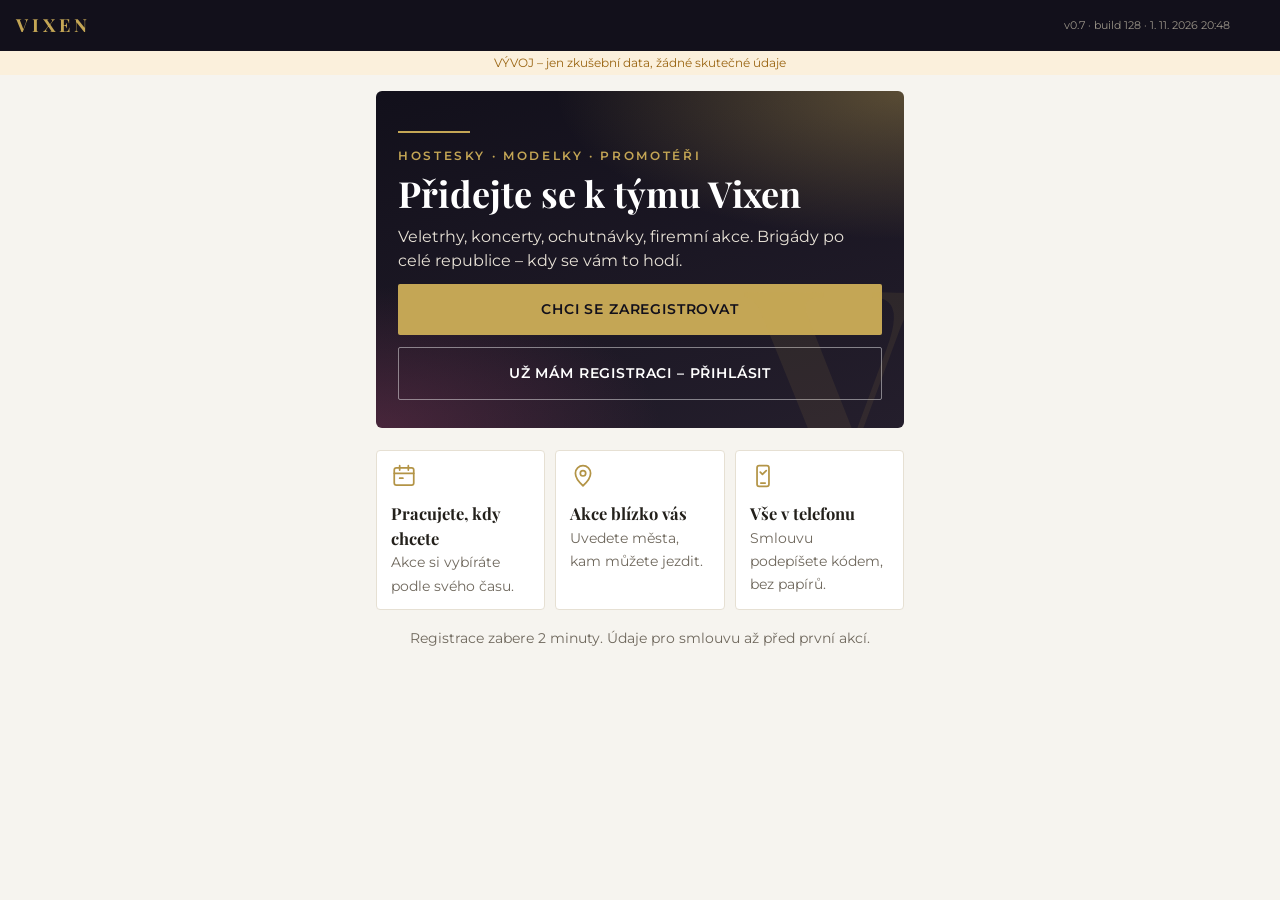
<file: index.html>
<!doctype html>
<html lang="cs">
<head>
<meta charset="utf-8">
<meta name="viewport" content="width=device-width,initial-scale=1,viewport-fit=cover">
<meta name="theme-color" content="#12101b">
<link rel="manifest" href="manifest.webmanifest">
<link rel="icon" type="image/png" sizes="32x32" href="ikony/favicon-32.png">
<link rel="apple-touch-icon" href="ikony/apple-touch-icon.png">
<meta name="apple-mobile-web-app-capable" content="yes">
<meta name="mobile-web-app-capable" content="yes">
<meta name="apple-mobile-web-app-title" content="Vixen">
<meta name="apple-mobile-web-app-status-bar-style" content="black-translucent">
<meta name="robots" content="noindex, nofollow">
<title>Vixen – hostesky</title>
<link rel="stylesheet" href="styles.css?v=128">
</head>
<body class="verejna">
<header class="hlava"><div class="top"><b>VIXEN</b><span id="kdo"></span><button id="odhlasit" class="hidden">Odhlásit</button></div>
<nav class="kroky hidden" id="tabs" aria-label="Kroky">
  <button data-v="prehled"><i>⌂</i><span>Přehled</span></button><button data-v="nabidky"><i>✉</i><span>Nabídky</span></button><button data-v="profil"><i>3</i><span>Profil</span></button><button data-v="nastup"><i>4</i><span>Údaje</span></button><button data-v="dokumenty"><i>5</i><span>Smlouva</span></button>
</nav></header>
<div class="env" id="env"></div>
<main id="app"><p class="mute">Načítám…</p></main>

<script src="vendor/supabase.js?v=128"></script>
<script src="config.js?v=128"></script>
<script src="verze.js?v=128"></script>
<script src="kontroly.js?v=128"></script>
<script src="app.js?v=128"></script>
</body>
</html>
</file>
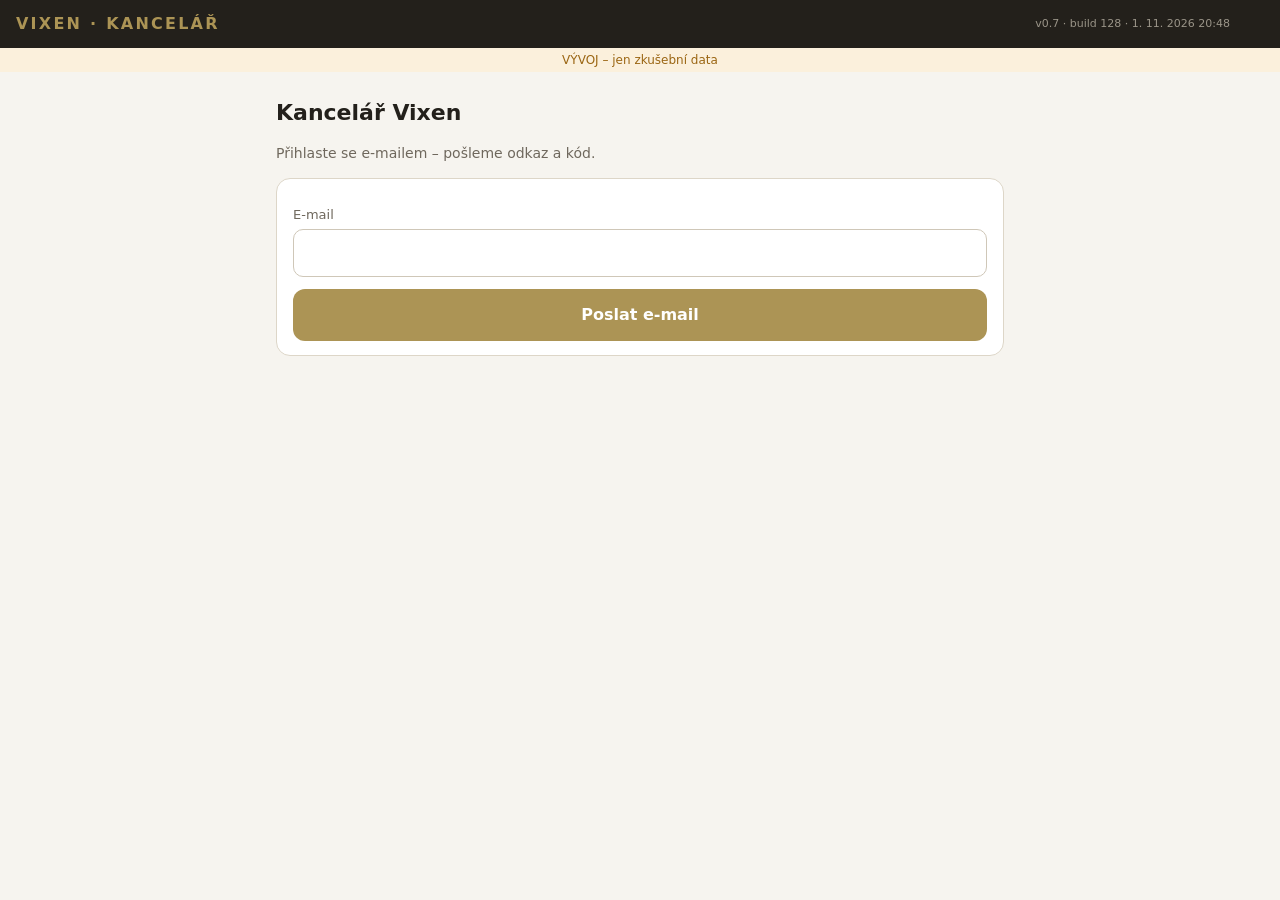
<file: kancelar.html>
<!doctype html>
<html lang="cs">
<head>
<meta charset="utf-8">
<meta name="viewport" content="width=device-width,initial-scale=1,viewport-fit=cover">
<meta name="theme-color" content="#23201b">
<meta name="robots" content="noindex, nofollow">
<title>Vixen – kancelář</title>
<link rel="stylesheet" href="styles.css?v=128">
<style>
main{max-width:760px}
.tik{display:flex;justify-content:space-between;gap:10px;align-items:center;border:1px solid var(--line);border-radius:10px;padding:10px 12px;margin:8px 0;background:#fff;cursor:pointer}
.tik small{display:block;color:var(--mute)}.tik.natahu{border-left:5px solid var(--bad);background:#fffaf3}
.zpr{border-left:3px solid var(--line);padding:6px 10px;margin:8px 0;background:#fff;border-radius:0 8px 8px 0}
.zpr.tbdb{border-left-color:var(--gold)}
.zpr small{color:var(--mute)}
.typy label{font-size:14px}
.pozn{font-size:12.5px;color:var(--mute)}
.dikt{display:flex;align-items:center;gap:10px;flex-wrap:wrap;margin-top:6px}
.mic{border:1px solid var(--gold);background:#fff;color:var(--gold-d);border-radius:20px;padding:7px 14px;font:inherit;font-size:14px;cursor:pointer}
.mic.nahrava{background:var(--bad);border-color:var(--bad);color:#fff;animation:puls 1.2s infinite}
@keyframes puls{50%{opacity:.7}}
.knav{display:flex;gap:6px;margin:0 0 14px;border-bottom:1px solid var(--line)}
.knav button{border:0;background:none;font:inherit;font-weight:600;padding:10px 12px;color:var(--mute);border-bottom:3px solid transparent;cursor:pointer}
.knav button.on{color:var(--ink);border-bottom-color:var(--gold)}
.pocet{display:inline-block;min-width:20px;padding:0 6px;border-radius:10px;background:var(--bad);color:#fff;font-size:12px;text-align:center}
.prihl-hl{display:flex;justify-content:space-between;align-items:center;gap:8px;font-size:17px}
.prihl dl{display:grid;grid-template-columns:auto 1fr;gap:4px 12px;margin:10px 0;font-size:14.5px}
.prihl dt{color:var(--mute)}.prihl dd{margin:0}
.akce{display:flex;gap:8px;flex-wrap:wrap}.akce .btn{width:auto;flex:1 1 140px}
.no{color:var(--bad);font-weight:600}
.filtr{margin-bottom:6px}

body.siroka main{max-width:1440px}
.btn.mini{display:inline-block;width:auto;padding:6px 12px;font-size:13.5px;margin:0;font-weight:600;border-radius:9px;text-decoration:none}
.lide-hlava{display:flex;align-items:center;gap:12px;flex-wrap:wrap;margin-bottom:10px}.lide-hlava h1{margin:0}
.lide-hlava input[type=search]{flex:1 1 280px;max-width:460px;padding:9px 12px;border:1px solid var(--line);border-radius:10px;font:inherit}
#filtry-prepni{display:none}
.lide{display:grid;grid-template-columns:270px 1fr;gap:16px;align-items:start}
.filtry{background:#fff;border:1px solid var(--line);border-radius:12px;padding:12px 14px;position:sticky;top:60px;max-height:calc(100vh - 80px);overflow:auto;font-size:14px}
.filtry h3{font-size:12px;text-transform:uppercase;letter-spacing:.06em;color:var(--mute);margin:14px 0 6px}.filtry h3:first-child{margin-top:0}
.filtry select,.filtry input:not([type=checkbox]){width:100%;padding:6px 8px;border:1px solid var(--line);border-radius:8px;font:inherit;font-size:14px;margin:4px 0}
.filtry .od-do{display:flex;align-items:center;gap:6px;margin:6px 0}.filtry .od-do input{width:72px!important}
.filtry .chk{display:inline-flex;margin-right:12px;font-size:14px}
.chips.mini{gap:4px}.chips.mini label{font-size:12.5px;padding:3px 9px}
.tri{display:flex;justify-content:space-between;align-items:center;gap:8px;margin:4px 0}.tri select{width:auto!important}
.vysledky{min-width:0}
.posuv-horni{overflow-x:auto;overflow-y:hidden;height:16px;margin-bottom:4px}.posuv-horni>div{height:1px}
.tab-obal{overflow-x:auto;background:#fff;border:1px solid var(--line);border-radius:12px}
.lide-tab{width:100%;border-collapse:collapse;font-size:14px}
.lide-tab th{text-align:left;font-size:12px;color:var(--mute);font-weight:600;padding:9px 8px;border-bottom:1px solid var(--line);white-space:nowrap;background:#faf7f1;position:sticky;top:0}
.lide-tab th.raz{cursor:pointer}.lide-tab th.raz.on{color:var(--ink)}
.lide-tab td{padding:8px;border-bottom:1px solid #f0ebe1;vertical-align:top}
.lide-tab td small{display:block;color:var(--mute);font-size:12px}
.lide-tab tbody tr{cursor:pointer}.lide-tab tbody tr:hover{background:#fbf8f2}.lide-tab tr.vybran{background:var(--gold-s)}
.lide-tab .tel{color:var(--ink);white-space:nowrap}
.zn{display:inline-flex;width:22px;height:22px;border-radius:6px;align-items:center;justify-content:center;font-size:11.5px;font-weight:700;background:#eee8dc;color:#a59c8b;margin-right:3px}
.zn.ok{background:var(--ok);color:#fff}
.lide-tab td.podklady,.lide-tab td.nw{white-space:nowrap}
.strany{display:flex;gap:10px;align-items:center;justify-content:center;margin:12px 0}
.hromadne{display:flex;flex-wrap:wrap;gap:8px;align-items:center;background:var(--ink);color:#fff;border-radius:12px;padding:10px 12px;margin-bottom:10px;position:sticky;top:56px;z-index:4}
.hromadne .btn.o{background:#fff}.hromadne select{padding:6px;border-radius:8px;font:inherit;font-size:13.5px}.hromadne .mute{color:#ddd}
.potvrd-h{flex-basis:100%;display:flex;gap:8px;align-items:center;flex-wrap:wrap}.potvrd-h .msg{margin:0}
.detail{position:fixed;top:0;right:0;bottom:0;width:min(520px,100vw);background:var(--bg);box-shadow:-10px 0 30px rgba(0,0,0,.18);z-index:20;overflow:auto;padding:16px 18px 40px}
.det-hl{display:flex;justify-content:space-between;align-items:flex-start;gap:10px}.det-hl h2{margin:0 0 4px}
.zavrit{border:0;background:#fff;border-radius:50%;width:36px;height:36px;font-size:17px;cursor:pointer;box-shadow:0 1px 4px rgba(0,0,0,.1)}
.det-akce{display:flex;gap:8px;flex-wrap:wrap;margin:12px 0}
.detail section{background:#fff;border:1px solid var(--line);border-radius:12px;padding:10px 14px;margin:10px 0}
.detail h3{font-size:13px;text-transform:uppercase;letter-spacing:.06em;color:var(--mute);margin:2px 0 8px}.detail h4{margin:12px 0 6px;font-size:14px}
.detail dl{display:grid;grid-template-columns:auto 1fr;gap:4px 12px;margin:0;font-size:14.5px}.detail dt{color:var(--mute)}.detail dd{margin:0}
.dok-r{display:flex;justify-content:space-between;gap:8px;align-items:center;border-top:1px solid #f0ebe1;padding:6px 0}.dok-r small{display:block;color:var(--mute);font-size:12px}
.reg-hlava{display:flex;align-items:center;gap:14px;flex-wrap:wrap;margin-bottom:12px}.reg-hlava h1{margin:0}
.reg-taby{display:flex;gap:6px;flex-wrap:wrap}.reg-taby button{border:1px solid var(--line);background:#fff;border-radius:99px;padding:7px 14px;font:inherit;font-size:14px;cursor:pointer;color:var(--ink)}
.reg-taby button b{background:#eee8dc;border-radius:99px;padding:0 7px;margin-left:4px;font-size:12px}.reg-taby button.on{background:var(--ink);color:#fff;border-color:var(--ink)}.reg-taby button.on b{background:var(--gold);color:#fff}
#reg-hledat{margin-left:auto;flex:0 1 260px;padding:8px 12px;border:1px solid var(--line);border-radius:10px;font:inherit}
.reg-obal{display:grid;grid-template-columns:minmax(0,1fr) minmax(340px,460px);gap:16px;align-items:start}
.reg-detail{position:sticky;top:70px;max-height:calc(100vh - 86px);overflow:auto}.reg-detail .prihl{margin:0}
.reg-tab tbody tr.on{background:var(--gold-s);box-shadow:inset 3px 0 0 var(--gold)}
.reg-tab td{vertical-align:middle}
.ceka{display:inline-block;border-radius:99px;padding:2px 9px;font-size:12.5px;font-weight:600}.ceka.ok{background:#e3f1e6;color:#2c6b3a}.ceka.wa{background:#fbecd2;color:#8a5a10}.ceka.no{background:#f8dcdc;color:#9b2c2c}

.chk.mini{margin:0;font-size:13px}.chk.mini input{width:16px;height:16px}
@media(max-width:900px){.reg-obal{grid-template-columns:1fr}.reg-detail{position:static;max-height:none}#reg-hledat{margin-left:0;flex:1 1 100%}}
#upr-f .fld .chk{display:inline-flex;margin:6px 14px 6px 0}
.upr-kraj{border:1px solid var(--line);border-radius:10px;padding:6px 10px;margin:6px 0;background:#fff}.upr-kraj summary{cursor:pointer;font-weight:600}
#upr-f .upr-kraj .chk{width:calc(50% - 16px);margin:4px 14px 4px 0}
.duvod{max-width:100%}
.hist{margin:0;padding-left:18px;font-size:13.5px;color:var(--ink)}
@media(max-width:900px){.lide{grid-template-columns:1fr}.filtry{display:none;position:static;max-height:none}.filtry.otevreno{display:block}#filtry-prepni{display:inline-block}}

/* boční menu (podle návrhu obrazovek) */
body.ma-side main{max-width:none;margin-left:210px;padding-left:24px;padding-right:24px}
.kside{position:fixed;left:0;top:54px;bottom:0;width:210px;background:#23201b;display:flex;flex-direction:column;gap:2px;padding:14px 10px;border:0;z-index:5;overflow:auto}
.kside button{text-align:left;color:#d8cfbd;border:0;border-radius:9px;padding:10px 12px;font:inherit;font-weight:600;background:none;cursor:pointer;display:flex;align-items:center;gap:8px;flex-wrap:wrap}
.kside button:hover:not([disabled]){background:#34302a;color:#fff}
.kside button.on{background:var(--gold);color:#fff}
.kside button[disabled]{color:#7d7568;cursor:default;font-weight:500}
.kside button small{flex-basis:100%;font-size:11px;font-weight:400;color:#7d7568;margin-top:-2px}
.kside .pocet{margin-left:auto}
/* nástěnka */
.tiles{display:grid;grid-template-columns:repeat(auto-fill,minmax(190px,1fr));gap:12px;margin:14px 0 26px}
.tile{border:0;border-radius:14px;padding:16px;text-align:left;font:inherit;font-size:14.5px;background:#fff;border-left:6px solid #c9c0ad;cursor:pointer;box-shadow:0 1px 3px rgba(0,0,0,.06)}
.tile .n{font-size:34px;font-weight:800;line-height:1.1;margin-bottom:2px}
.tile.y{border-left-color:#e0a32a}.tile.y .n{color:#9a6512}.tile.r{border-left-color:var(--bad)}.tile.r .n{color:var(--bad)}.tile.g{border-left-color:var(--ok)}.tile.g .n{color:var(--ok)}
.tile.seda{cursor:default;color:var(--mute)}.tile small{display:block;font-size:11.5px}
.tile:hover:not(.seda){box-shadow:0 3px 10px rgba(0,0,0,.12)}
/* tabulka Lidé – filtry ve sloupcích, fotky, semafor */
.shrnuti{font-size:13px;color:var(--ink);background:var(--gold-s);border-radius:99px;padding:3px 10px}
.filtry-radek td{background:#faf7f1;padding:6px 6px 8px;border-bottom:2px solid var(--line);vertical-align:top}
.filtry-radek input,.filtry-radek select{width:100%;min-width:70px;padding:5px 6px;border:1px solid var(--line);border-radius:7px;font:inherit;font-size:12.5px;background:#fff}
.filtry-radek .od-do{display:flex;gap:4px;min-width:96px}.filtry-radek .od-do input{min-width:0;width:50%;padding:5px 4px}
.filtry-radek input[type=checkbox]{width:auto;min-width:0}
.filtry-radek .mini-sel{min-width:62px}
details.vf{position:relative;margin-top:4px}
details.vf summary{list-style:none;cursor:pointer;font-size:12px;padding:5px 7px;border:1px solid var(--line);border-radius:7px;background:#fff;white-space:nowrap;overflow:hidden;text-overflow:ellipsis;max-width:150px}
details.vf summary::after{content:' ▾';color:var(--mute)}details.vf.aktivni summary{background:var(--gold-s);border-color:var(--gold);font-weight:600}
details.vf summary::-webkit-details-marker{display:none}
.vf-panel{position:absolute;z-index:15;top:calc(100% + 4px);left:0;background:#fff;border:1px solid var(--line);border-radius:10px;box-shadow:0 8px 24px rgba(0,0,0,.15);padding:10px 12px;min-width:200px;max-height:340px;overflow:auto;font-size:13.5px;font-weight:400}
.vf-panel b{display:block;font-size:11.5px;text-transform:uppercase;letter-spacing:.05em;color:var(--mute);margin:4px 0 6px}
.vf-panel label{display:flex;gap:8px;align-items:center;justify-content:flex-start;text-align:left;padding:3px 0;cursor:pointer;white-space:nowrap}
.vf-panel select{width:100%;margin-top:4px}
.lide-tab td.prazdno{text-align:center;color:var(--mute);padding:30px}
.foto{display:inline-flex;width:40px;height:52px;border-radius:8px;overflow:hidden;background:#eee8dc;align-items:center;justify-content:center;font-weight:700;color:#a59c8b;font-size:13px;vertical-align:middle}
.foto img{width:100%;height:100%;object-fit:cover}
.foto.bez{border:1px dashed #cfc5b2}
.foto.velka{width:96px;height:124px;font-size:22px}
.foto-velka{position:fixed;z-index:30;width:260px;height:340px;border-radius:14px;overflow:hidden;box-shadow:0 12px 34px rgba(0,0,0,.3);background:#fff;pointer-events:none;border:4px solid #fff}
.foto-velka img{width:100%;height:100%;object-fit:cover}
.tecka{display:inline-block;width:20px;height:20px;border-radius:50%;background:#d8d1c3;font-size:0;vertical-align:middle}.tecka.ok{background:var(--ok)}.tecka.wa{background:#e0a32a}.tecka.no{background:var(--bad)}
.pozn .tecka{width:13px;height:13px;vertical-align:middle;margin:0 3px 0 6px;position:relative;top:-1px}
.t-r{background:var(--bad);color:#fff}.dok-akce{display:flex;gap:10px;align-items:center;flex-wrap:wrap;margin-top:4px}.dok-r{flex-wrap:wrap}.dok-r>span:first-child{flex:1;min-width:0}.dok-r>.m3{flex-basis:100%}.dok-r>.m3:empty{display:none}.podpis-v .chk{display:flex;gap:8px;align-items:flex-start;margin:10px 0}.podpis-v{margin-top:8px;border:2px solid var(--gold,#a8862f);border-radius:10px;padding:10px;background:#fffdf8}.podpis-v .doc{max-height:260px}
.lide-tab td.semf{text-align:center;vertical-align:middle}
.det-fotky{display:flex;gap:8px;align-items:center;margin:12px 0;overflow-x:auto}.det-fotky img{width:120px;height:156px;object-fit:cover;border-radius:10px;background:#eee8dc}
/* úprava člověka: města */
.upr-mesta{display:flex;flex-wrap:wrap;gap:4px;margin:6px 0}#upr-mesto{width:100%;padding:8px 10px;border:1px solid var(--line);border-radius:10px;font:inherit}
.upr-rychle{display:flex;flex-wrap:wrap;gap:4px;align-items:center;margin-top:8px}.upr-rychle .btn.mini{padding:3px 8px;font-size:12px}.upr-rychle .btn.on{background:var(--gold-s);border-color:var(--gold)}
/* upozornění */
.zvonek{font-size:12px;cursor:help}#det-push b.ok{color:var(--ok)}
/* den akce */
.ak-nab tr.ak-pozde td{background:#fff1f1}.ak-nab td b.ok{color:var(--ok)}.ak-nab td b.no{color:var(--bad);display:block}.ak-nab td .btn.mini{margin-top:3px}
.ak-den.chybi{border-left-color:var(--bad);background:#fff5f5}
/* zprávy k akci */
.ak-zpravy{max-width:1100px}.ak-zpravy h2{margin:0 0 6px;font-size:18px}
.azp-seznam{max-height:480px;overflow:auto;margin:8px 0}
.azp{border:1px solid var(--line);border-left:5px solid var(--gold);border-radius:10px;padding:8px 12px;margin:6px 0;background:#fff;max-width:760px}
.azp.od-hostesky{border-left-color:#2f6f8f;margin-left:40px;background:#f4f8fb}.azp.nova{box-shadow:0 0 0 2px var(--bad)}
.azp.dulezita{border-left-color:var(--bad);background:#fff5f5}.azp p{margin:4px 0;white-space:pre-wrap}.azp-hl{font-size:13.5px;display:flex;gap:8px;align-items:center;flex-wrap:wrap}.azp-hl small{color:var(--mute)}
.azp-vykr{background:var(--bad);color:#fff;border-radius:99px;padding:1px 9px;font-weight:700;font-size:12px}
.azp-f textarea{width:100%;box-sizing:border-box;padding:8px 10px;border:1px solid var(--line);border-radius:10px;font:inherit;margin:6px 0}
.azp-radek{display:flex;gap:8px 18px;flex-wrap:wrap;align-items:center}.azp-radek select{padding:6px 8px;border:1px solid var(--line);border-radius:8px;font:inherit;margin-left:6px}.azp-radek .chk{margin:0}
/* kdo co nastavil */
.kdo{display:block;font-size:11.5px;color:var(--mute);font-weight:400;line-height:1.3;margin-top:2px}.prihl-hl+.kdo{margin:-4px 0 6px}dd .kdo{display:inline}.ak-kdo{margin:-4px 0 10px}
/* filtr měst a dopravy v Lidé */
.f-mesta{min-width:150px}#mesta-f{display:flex;flex-wrap:wrap;gap:3px;margin-bottom:3px}
.chip-m{display:inline-flex;align-items:center;gap:2px;background:var(--gold-s);border:1px solid var(--gold);border-radius:99px;padding:1px 4px 1px 8px;font-size:12px;font-weight:600;white-space:nowrap}
.chip-m button{border:0;background:none;cursor:pointer;font-size:11px;color:var(--mute);padding:0 3px}
.f-doprava{display:flex;gap:8px;margin-top:4px;font-size:12px;white-space:nowrap}.f-doprava label{display:flex;gap:3px;align-items:center;cursor:pointer}
.ak-vyber .chk.mini{display:inline-flex;margin:4px 14px 0 0}
/* dialog Poslat zprávu */
.zp-panel{display:block!important;background:#fff;color:var(--ink);border:2px solid var(--gold);border-radius:12px;padding:12px 14px;margin-top:8px;max-width:1000px}
.zp-hl{display:flex;justify-content:space-between;align-items:center;gap:8px}
.zp-druh,.zp-kanaly{display:flex;flex-wrap:wrap;gap:6px 16px;margin:8px 0;align-items:center}.zp-druh label,.zp-kanaly label{display:flex;gap:5px;align-items:center;cursor:pointer;font-weight:600}.zp-kanaly small{color:var(--mute);font-weight:400}
.zp-texty{display:grid;grid-template-columns:repeat(auto-fit,minmax(280px,1fr));gap:10px}
.zp-kanal{border:1px solid var(--line);border-radius:10px;padding:8px 10px;margin:0}.zp-kanal legend{font-weight:700;padding:0 4px}.zp-kanal label{display:block;font-size:12.5px;color:var(--mute);margin-top:4px}
.zp-kanal input,.zp-kanal textarea{width:100%;box-sizing:border-box;padding:6px 8px;border:1px solid var(--line);border-radius:8px;font:inherit;font-size:13.5px;color:var(--ink)}
.zp-nahled{white-space:pre-wrap;background:#f7f4ee;border-radius:8px;padding:6px 8px;margin-top:6px;font-size:13px}.zp-nahled small{display:block;color:var(--mute)}
.zp-vynech{margin:6px 0}
/* akce */
.ak-hlava{display:flex;align-items:center;gap:12px;flex-wrap:wrap;margin-bottom:10px}.ak-hlava h1{margin:0}
.ak-sbal-tl{margin-left:auto;display:flex;gap:6px}
section.sbal>h2{cursor:pointer;user-select:none}section.sbal>h2::before{content:'▾';display:inline-block;width:1.1em;color:var(--mute)}
section.sbal.sbaleno>h2::before{content:'▸'}section.sbal.sbaleno>h2{margin-bottom:0!important}section.sbal.sbaleno>:not(h2){display:none!important}
.ak-form{max-width:900px}.ak-form .card h2{margin:0 0 10px;font-size:18px}.ak-form h3{font-size:12.5px;text-transform:uppercase;letter-spacing:.06em;color:var(--mute);margin:14px 0 4px}
.ak-2,.ak-3{display:grid;grid-template-columns:repeat(2,minmax(0,1fr));gap:0 14px}.ak-3{grid-template-columns:repeat(3,minmax(0,1fr))}
.ak-kontakt{border-top:1px solid #f0ebe1;padding-top:8px;margin-top:8px}
.ak-mapa{display:block;font-size:13.5px;margin:-6px 0 10px}
.ak-foto img{max-width:220px;max-height:220px;border-radius:10px;display:block;margin:6px 0;object-fit:cover}
.ak-tlacitka{max-width:900px}.ak-dalsi{max-width:900px}.ak-dalsi h2{margin:0 0 10px;font-size:18px}
.ak-krok{margin-top:10px;display:flex;flex-direction:column;gap:6px;max-width:420px}.ak-krok input{padding:8px;border:1px solid var(--line);border-radius:8px;font:inherit}
.ak-tab tr.ak-dnes{background:#fff7e6}.ak-tab tr.ak-stara td{color:var(--mute)}
.ak-rychle{display:flex;gap:3px;margin-top:4px}.ak-rychle button{border:1px solid var(--line);background:#fff;border-radius:7px;font:inherit;font-size:11.5px;padding:2px 6px;cursor:pointer}
#ak-hledat{margin-left:auto;flex:0 1 260px;padding:8px 12px;border:1px solid var(--line);border-radius:10px;font:inherit}
@media(max-width:900px){#ak-hledat{margin-left:0;flex:1 1 100%}}
.ak-tyden{display:grid;grid-template-columns:repeat(auto-fill,minmax(240px,1fr));gap:10px;margin:10px 0}
.ak-den{border:1px solid var(--line);border-left:5px solid var(--gold);border-radius:12px;background:#fff;padding:10px 12px;text-align:left;font:inherit;cursor:pointer}
.ak-den b{display:block;font-size:13px;color:var(--gold-d)}.ak-den small{display:block;color:var(--mute)}
.ak-obs{max-width:1100px}.ak-obs h2{margin:0 0 10px;font-size:18px}
.ak-souhrn{display:flex;gap:8px 18px;flex-wrap:wrap;align-items:baseline;margin-bottom:10px;font-size:14px}
.ak-cislo{font-size:15px}.ak-cislo b{font-size:24px;color:var(--bad)}.ak-cislo.ok b{color:var(--ok)}
.ak-tab b.ok{color:var(--ok)}.ak-tab b.no{color:var(--bad)}
.ak-nab{margin-top:8px}.ak-nab td{vertical-align:middle}.ak-nab small.no{display:block}
.ak-vyber{display:flex;justify-content:space-between;align-items:center;gap:12px;flex-wrap:wrap;background:#fff7e6;border:2px solid var(--gold);border-radius:12px;padding:10px 14px;margin-bottom:10px}
@media(max-width:700px){.ak-2,.ak-3{grid-template-columns:1fr}}
@media(max-width:900px){body.ma-side main{margin-left:0;padding-left:16px;padding-right:16px}
 .kside{position:static;width:auto;flex-direction:row;overflow-x:auto;padding:8px;margin:-16px -16px 14px}.kside button{white-space:nowrap;flex:0 0 auto}.kside button small{display:none}}
</style>
</head>
<body>
<div class="top"><b>VIXEN · KANCELÁŘ</b><span id="kdo"></span><button id="odhlasit" class="hidden">Odhlásit</button></div>
<div class="env" id="env"></div>
<main id="app"><p class="mute">Načítám…</p></main>
<script src="vendor/supabase.js?v=128"></script>
<script src="config.js?v=128"></script>
<script src="verze.js?v=128"></script>
<script src="demo.js?v=128"></script>
<script src="kontroly.js?v=128"></script>
<script src="kancelar.js?v=128"></script>
</body>
</html>
</file>
<file: styles.css>
/* Společný vzhled aplikace Vixen (hosteska i kancelář) */
:root{--bg:#f6f4ef;--card:#fff;--ink:#23201b;--mute:#6f685d;--line:#ddd6c8;--gold:#ac9455;--gold-d:#8c7740;--gold-s:#f1ead9;
--ok:#2f7d4f;--ok-s:#e3f1e8;--warn:#9a6512;--warn-s:#fbf0dc;--bad:#b23a3a;--bad-s:#fdf1f1}
*{box-sizing:border-box}
html,body{margin:0}
body{background:var(--bg);color:var(--ink);font:16px/1.5 system-ui,-apple-system,"Segoe UI",Roboto,sans-serif}
.top{position:sticky;top:0;z-index:5;background:#23201b;color:#fff;display:flex;justify-content:space-between;align-items:center;padding:12px 16px}
.top b{color:var(--gold);letter-spacing:.14em}
.top button{background:none;border:1px solid #555;color:#ddd;border-radius:8px;padding:4px 10px;font:inherit;font-size:13px;cursor:pointer}
.env{background:var(--warn-s);color:var(--warn);font-size:12px;text-align:center;padding:3px}
main{max-width:560px;margin:0 auto;padding:16px 16px 40px}
h1{font-size:22px;margin:8px 0 4px}
h2{font-size:18px;margin:18px 0 6px}
.mute{color:var(--mute);font-size:14px}
.card{background:var(--card);border:1px solid var(--line);border-radius:14px;padding:14px 16px;margin:12px 0}
.fld{margin:12px 0}
.fld label{display:block;font-size:13px;color:var(--mute);margin-bottom:4px}
.fld input,.fld select,.fld textarea{width:100%;padding:11px 12px;border:1px solid #cfc7b8;border-radius:10px;background:#fff;font:inherit;color:var(--ink)}
.fld input:focus,.fld select:focus{outline:2px solid var(--gold);border-color:var(--gold)}
.fld.chyba input,.fld.chyba select{border-color:var(--bad);background:var(--bad-s)}
.fld .err{color:var(--bad);font-size:13px;margin-top:4px;min-height:0}
.fld .hint{color:var(--mute);font-size:12.5px;margin-top:4px}
.pre{background:var(--gold-s)!important;border-color:#d9cba3!important}
.row{display:flex;gap:10px}.row>*{flex:1}
.chips{display:flex;flex-wrap:wrap;gap:8px}
.chips label{white-space:nowrap;display:flex;align-items:center;gap:6px;border:1px solid #cfc7b8;border-radius:20px;padding:7px 12px;font-size:14px;background:#fff;cursor:pointer}
.chk{display:flex;gap:10px;align-items:flex-start;font-size:14px;margin:12px 0;cursor:pointer}
.chk input{width:20px;height:20px;margin-top:2px;flex:none}
.btn{display:block;width:100%;border:0;border-radius:12px;padding:14px;font:inherit;font-weight:700;background:var(--gold);color:#fff;cursor:pointer;margin-top:12px}
.btn:disabled{opacity:.45;cursor:not-allowed}
.btn.o{background:#fff;color:var(--ink);border:1px solid #cfc7b8}
.btn.g{background:var(--ok)}
.msg{border-radius:10px;padding:10px 12px;margin:10px 0;font-size:14px}
.msg.ok{background:var(--ok-s);color:var(--ok)}.msg.bad{background:var(--bad-s);color:var(--bad)}.msg.warn{background:var(--warn-s);color:var(--warn)}
.sem{display:flex;justify-content:space-between;align-items:center;border:1px solid var(--line);border-radius:10px;padding:10px 12px;margin:8px 0;background:#fff;cursor:pointer}
.tag{font-size:12px;padding:2px 9px;border-radius:12px;white-space:nowrap}
.t-ok{background:var(--ok-s);color:var(--ok)}.t-w{background:var(--warn-s);color:var(--warn)}.t-b{background:var(--bad-s);color:var(--bad)}.t-g{background:#eee;color:#555}
.sum{display:grid;grid-template-columns:42% 58%;gap:4px 10px;font-size:14px}
.sum div:nth-child(odd){color:var(--mute)}
.doc{white-space:pre-wrap;font:13px/1.55 Georgia,serif;background:#fffdf8;border:1px solid var(--line);border-radius:10px;padding:14px;max-height:340px;overflow:auto}
.code{font-size:28px;letter-spacing:10px;text-align:center;font-weight:700}
.top #kdo{margin:0 12px;color:#e8e2d6;font-size:13px;white-space:nowrap;overflow:hidden;text-overflow:ellipsis;max-width:42vw}
.top #kdo:not(:empty)::before{content:"👤 ";}
.dok-pod .akce{display:block;margin-top:4px;font-size:14px}.dok-pod .akce a{margin-right:12px}.dok-pod .m2 .msg{margin:6px 0 0}
.hlava{position:sticky;top:0;z-index:6}.hlava .top{position:static}
/* navigace krokem nahoře (hosteska) */
.kroky{display:flex;background:#fff;border-bottom:1px solid var(--line);max-width:100%;overflow-x:auto}
.kroky button{flex:1 1 0;min-width:72px;background:none;border:0;border-bottom:3px solid transparent;font:inherit;font-size:13px;color:var(--mute);padding:8px 4px 6px;cursor:pointer;display:flex;flex-direction:column;align-items:center;gap:2px}
.kroky button i{font-style:normal;width:24px;height:24px;border-radius:50%;display:flex;align-items:center;justify-content:center;font-size:13px;font-weight:700;background:#ece6da;color:var(--mute)}
.kroky button.on{color:var(--ink);font-weight:700;border-bottom-color:var(--gold)}
.kroky button.hot i{background:var(--ok);color:#fff}
.kroky button.dalsi i{background:var(--gold);color:#fff;box-shadow:0 0 0 3px var(--gold-s)}
.kroky button.zamek{opacity:.55}
/* tok kroků na přehledu */
.ted{border-radius:14px;padding:14px 16px;margin:12px 0 18px;background:var(--gold-s);border:2px solid var(--gold)}
.ted.kancelar{background:var(--warn-s);border-color:#e6c98f}
.ted.konec{background:var(--ok-s);border-color:#9fd0b2}
.ted b{display:block;font-size:17px;margin-bottom:2px}
.ted .btn{margin-top:10px}
.prubeh{height:8px;border-radius:4px;background:#e6dfd1;overflow:hidden;margin:6px 0 2px}.prubeh>div{height:100%;background:var(--ok)}
.cesta{margin:8px 0 0;padding:0;list-style:none}
.cesta li{position:relative;display:flex;gap:12px;padding:0 0 22px}
.cesta li:not(:last-child)::before{content:"";position:absolute;left:15px;top:32px;bottom:2px;width:2px;background:var(--line)}
.cesta li:not(:last-child)::after{content:"";position:absolute;left:10px;bottom:0;border:6px solid transparent;border-top:8px solid var(--line)}
.cesta li.hotovo:not(:last-child)::before{background:var(--ok)}.cesta li.hotovo:not(:last-child)::after{border-top-color:var(--ok)}
.cesta .c{flex:0 0 32px;height:32px;border-radius:50%;display:flex;align-items:center;justify-content:center;font-weight:700;background:#ece6da;color:var(--mute);position:relative;z-index:1}
.cesta li.hotovo .c{background:var(--ok);color:#fff}
.cesta li.nyni .c{background:var(--gold);color:#fff;box-shadow:0 0 0 4px var(--gold-s)}
.cesta .t{flex:1;min-width:0}
.cesta .t b{display:block}
.cesta .t small{display:block;color:var(--mute);font-size:13px}
.cesta li.nyni .t b{color:var(--gold-d)}
.cesta li.budouci .t{opacity:.7}
.kdo{display:inline-block;font-size:11px;font-weight:700;padding:1px 7px;border-radius:99px;margin-left:6px;vertical-align:middle}
.kdo.vy{background:var(--gold);color:#fff}.kdo.kanc{background:#e9e3d6;color:var(--mute)}
.cesta li[data-v]{cursor:pointer}
.hidden{display:none!important}
a{color:var(--gold-d)}
/* kde může pracovat */
.okresy{border:1px solid var(--line);border-radius:12px;padding:10px 12px;margin:10px 0;background:var(--gold-s)}
.okr-hlava{display:flex;gap:8px;align-items:baseline;flex-wrap:wrap;margin-bottom:8px;font-size:14px}
.okr-pocet{color:var(--mute);font-size:13px}
.okr-vse{margin-left:auto;font-size:13px}
.okresy .chips label{font-size:13px;padding:5px 10px}

/* fotky v profilu */
.fotky{display:flex;gap:10px;flex-wrap:wrap}
.fotky figure{position:relative;margin:0;width:104px;height:138px;border-radius:12px;overflow:hidden;background:#eee8dc}
.fotky img{width:100%;height:100%;object-fit:cover}
.fotky .smaz{position:absolute;top:4px;right:4px;border:0;border-radius:50%;width:26px;height:26px;background:rgba(0,0,0,.6);color:#fff;cursor:pointer}
.fotky .pridat{width:104px;height:138px;border:2px dashed var(--gold);border-radius:12px;display:flex;align-items:center;justify-content:center;text-align:center;color:var(--gold-d);font-weight:600;cursor:pointer;font-size:14px;line-height:1.4}

/* ---------- veřejná stránka hostesky – vzhled podle webu vixen-hostesky.cz (Playfair Display + Montserrat, zlatá) ----------
   Písma jsou uložená u aplikace (fonts/, licence OFL) – nenačítají se z Googlu. */
@font-face{font-family:'Playfair Display';font-weight:400;font-display:swap;src:url(fonts/playfair-display-latin-ext-400-normal.woff2) format('woff2');unicode-range:U+0100-02BA,U+02BD-02C5,U+02C7-02CC,U+02CE-02D7,U+02DD-02FF,U+0304,U+0308,U+0329,U+1D00-1DBF,U+1E00-1E9F,U+1EF2-1EFF,U+2020,U+20A0-20AB,U+20AD-20C0,U+2113,U+2C60-2C7F,U+A720-A7FF}
@font-face{font-family:'Playfair Display';font-weight:400;font-display:swap;src:url(fonts/playfair-display-latin-400-normal.woff2) format('woff2');unicode-range:U+0000-00FF,U+0131,U+0152-0153,U+02BB-02BC,U+02C6,U+02DA,U+02DC,U+0304,U+0308,U+0329,U+2000-206F,U+20AC,U+2122,U+2191,U+2193,U+2212,U+2215,U+FEFF,U+FFFD}
@font-face{font-family:'Playfair Display';font-weight:700;font-display:swap;src:url(fonts/playfair-display-latin-ext-700-normal.woff2) format('woff2');unicode-range:U+0100-02BA,U+02BD-02C5,U+02C7-02CC,U+02CE-02D7,U+02DD-02FF,U+0304,U+0308,U+0329,U+1D00-1DBF,U+1E00-1E9F,U+1EF2-1EFF,U+2020,U+20A0-20AB,U+20AD-20C0,U+2113,U+2C60-2C7F,U+A720-A7FF}
@font-face{font-family:'Playfair Display';font-weight:700;font-display:swap;src:url(fonts/playfair-display-latin-700-normal.woff2) format('woff2');unicode-range:U+0000-00FF,U+0131,U+0152-0153,U+02BB-02BC,U+02C6,U+02DA,U+02DC,U+0304,U+0308,U+0329,U+2000-206F,U+20AC,U+2122,U+2191,U+2193,U+2212,U+2215,U+FEFF,U+FFFD}
@font-face{font-family:'Montserrat';font-weight:400;font-display:swap;src:url(fonts/montserrat-latin-ext-400-normal.woff2) format('woff2');unicode-range:U+0100-02BA,U+02BD-02C5,U+02C7-02CC,U+02CE-02D7,U+02DD-02FF,U+0304,U+0308,U+0329,U+1D00-1DBF,U+1E00-1E9F,U+1EF2-1EFF,U+2020,U+20A0-20AB,U+20AD-20C0,U+2113,U+2C60-2C7F,U+A720-A7FF}
@font-face{font-family:'Montserrat';font-weight:400;font-display:swap;src:url(fonts/montserrat-latin-400-normal.woff2) format('woff2');unicode-range:U+0000-00FF,U+0131,U+0152-0153,U+02BB-02BC,U+02C6,U+02DA,U+02DC,U+0304,U+0308,U+0329,U+2000-206F,U+20AC,U+2122,U+2191,U+2193,U+2212,U+2215,U+FEFF,U+FFFD}
@font-face{font-family:'Montserrat';font-weight:600 700;font-display:swap;src:url(fonts/montserrat-latin-ext-600-normal.woff2) format('woff2');unicode-range:U+0100-02BA,U+02BD-02C5,U+02C7-02CC,U+02CE-02D7,U+02DD-02FF,U+0304,U+0308,U+0329,U+1D00-1DBF,U+1E00-1E9F,U+1EF2-1EFF,U+2020,U+20A0-20AB,U+20AD-20C0,U+2113,U+2C60-2C7F,U+A720-A7FF}
@font-face{font-family:'Montserrat';font-weight:600 700;font-display:swap;src:url(fonts/montserrat-latin-600-normal.woff2) format('woff2');unicode-range:U+0000-00FF,U+0131,U+0152-0153,U+02BB-02BC,U+02C6,U+02DA,U+02DC,U+0304,U+0308,U+0329,U+2000-206F,U+20AC,U+2122,U+2191,U+2193,U+2212,U+2215,U+FEFF,U+FFFD}
body.verejna{--gold:#b39446;--gold-d:#8c7330;--zlata:#c4a655;--noc:#12101b;font-family:Montserrat,system-ui,-apple-system,"Segoe UI",Roboto,sans-serif;font-size:15.5px}
.verejna h1,.verejna h2{font-family:'Playfair Display',Georgia,serif;font-weight:700;letter-spacing:.005em}
.verejna h1{font-size:27px}.verejna h2{font-size:20px}
.verejna .top{background:var(--noc)}
.verejna .top b{font-family:'Playfair Display',Georgia,serif;color:var(--zlata);letter-spacing:.22em;font-size:18px}
.verejna .btn{border-radius:2px;letter-spacing:.06em;text-transform:uppercase;font-size:14px;font-weight:600;padding:15px}
.verejna .btn:not(.o):not(.g){background:var(--noc);color:#fff;box-shadow:inset 0 -3px 0 var(--zlata)}
.verejna .btn:not(.o):not(.g):hover{background:#2a2433}
.verejna .card{border-radius:4px;border-color:#e6e0d3;box-shadow:0 10px 30px rgba(18,16,27,.06)}
.verejna .fld input,.verejna .fld select,.verejna .fld textarea{border-radius:4px}
.verejna .chips label{border-radius:2px}
.verejna .chips label:has(input:checked){border-color:var(--zlata);background:#fbf6e8}
/* úvodní plocha (hero) */
.hero{position:relative;overflow:hidden;margin:-16px -16px 20px;padding:40px 22px 28px;color:#fff;
  background:radial-gradient(120% 80% at 100% 0%,rgba(196,166,85,.38),rgba(196,166,85,0) 55%),radial-gradient(90% 70% at 0% 100%,rgba(122,52,83,.45),rgba(122,52,83,0) 60%),linear-gradient(165deg,#12101b 0%,#241e2c 100%)}
.hero::after{content:"V";position:absolute;right:-18px;bottom:-70px;font:700 260px/1 'Playfair Display',Georgia,serif;color:rgba(196,166,85,.09);pointer-events:none}
.hero .linka{width:72px;height:2px;background:var(--zlata);margin:0 0 14px}
.hero .nad{letter-spacing:.22em;text-transform:uppercase;color:var(--zlata);font-size:12px;font-weight:600}
.hero h1{color:#fff;font-size:36px;line-height:1.12;margin:8px 0 12px}
.hero p{color:#e7e1d6;margin:0 0 6px;max-width:30em}
.hero .btn:not(.o){background:var(--zlata)!important;color:var(--noc)!important;box-shadow:none!important}
.hero .btn.o{background:transparent;color:#fff;border:1px solid rgba(255,255,255,.45)}
.hero.mala{padding:26px 22px 22px}.hero.mala h1{font-size:30px}
.vyhody{display:grid;grid-template-columns:1fr;gap:10px;margin:6px 0 18px}
.vyhody div{display:flex;gap:12px;align-items:flex-start;background:#fff;border:1px solid #e6e0d3;border-radius:4px;padding:12px 14px}
.vyhody svg{flex:none;width:26px;height:26px;color:var(--gold)}
.vyhody b{display:block;font-family:'Playfair Display',Georgia,serif;font-size:16.5px}
.vyhody span{color:var(--mute);font-size:14px}
.oddil{display:flex;align-items:center;gap:10px;margin:22px 0 4px;font-family:'Playfair Display',Georgia,serif;font-size:18px;font-weight:700}
.oddil i{font-style:normal;font-family:Montserrat,sans-serif;width:26px;height:26px;border-radius:50%;background:var(--noc);color:var(--zlata);font-size:13px;display:flex;align-items:center;justify-content:center}
.oddil:first-child{margin-top:4px}
@media(min-width:600px){.hero{margin:0 0 22px;border-radius:6px}.vyhody{grid-template-columns:1fr 1fr 1fr}.vyhody div{flex-direction:column}}
/* zástupce na ploše telefonu */
.plocha{display:flex;gap:12px;align-items:flex-start}.plocha img{border-radius:12px;flex:none}
.plocha b.nadp{display:block;font-family:'Playfair Display',Georgia,serif;font-size:16.5px}.plocha span{color:var(--mute);font-size:14px}
.plocha-tl{display:flex;gap:8px;margin-top:4px}.plocha-tl .btn{margin-top:6px;padding:10px 12px;font-size:12.5px}
.verejna .hlava{padding-top:env(safe-area-inset-top);background:var(--noc)}

/* ochrana registrace: pole pro roboty, člověk ho nevidí */
.past{position:absolute;left:-9999px;width:1px;height:1px;overflow:hidden}

/* výběr měst bez krajů (26. 10. 2026) */
.oblast .rychle label{font-size:13px;padding:5px 10px}
.hledej-mesto{position:relative;margin-top:10px}
.hledej-mesto input{width:100%}
.naseptavac{position:absolute;left:0;right:0;top:100%;z-index:20;background:#fff;border:1px solid var(--line);border-radius:10px;box-shadow:0 6px 18px rgba(0,0,0,.12);padding:4px;display:flex;flex-direction:column}
.naseptavac button{background:none;border:0;text-align:left;padding:9px 10px;font:inherit;border-radius:8px;cursor:pointer}
.naseptavac button:hover,.naseptavac button:focus{background:var(--gold-s)}
.naseptavac .mute{padding:8px 10px}
.vybrana{margin-top:10px;display:flex;flex-wrap:wrap;gap:6px;align-items:center;font-size:14px}
.mesto-chip{display:inline-flex;align-items:center;gap:4px;background:var(--gold-s);border:1px solid var(--gold);border-radius:20px;padding:4px 6px 4px 12px}
.mesto-chip button{border:0;background:none;cursor:pointer;color:var(--mute);font-size:13px;padding:0 4px}
/* úřad práce výrazně */
.up-otazka{border:2px solid var(--bad);background:var(--bad-s);border-radius:12px;padding:12px}
.up-otazka>label:first-child{color:var(--bad);font-weight:700}
.chk.velke{font-size:16px;padding:6px 0}
/* rozcestník forma spolupráce */
.formy{display:flex;flex-direction:column;gap:10px;margin:14px 0}
.forma{text-align:left;background:#fff;border:1px solid var(--line);border-radius:14px;padding:14px 16px;font:inherit;cursor:pointer;display:flex;flex-direction:column;gap:4px}
.forma b{font-size:16px}.forma span{color:var(--mute);font-size:14px}
.forma:hover,.forma:focus{border-color:var(--gold);background:var(--gold-s)}
/* kancelář: WhatsApp upozornění, nastavení (27. 10. 2026) */
.wa-panel{flex-basis:100%;margin-top:8px}
.wa-panel textarea{width:100%;margin:6px 0;font:inherit}
.wa-tab{width:100%;border-collapse:collapse;margin-top:8px;font-size:14px}
.wa-tab td{border-top:1px solid var(--line);padding:8px 6px;vertical-align:top}
.wa-tab .wa-txt{white-space:pre-wrap;color:var(--mute);max-width:420px}
.wa-tab .wa-tl{white-space:nowrap}.wa-tab .wa-tl .btn{margin:0 4px 4px 0}
.wa-tab tr.wa-hotovo{background:var(--ok-s)}
.nast{max-width:720px}
.hromadne .wa-panel{display:block;background:#fff;color:var(--ink);border-radius:12px;padding:12px 14px}
.hromadne .wa-panel .pozn{color:var(--mute)}
.hromadne .wa-panel .akce{display:flex;gap:8px;flex-wrap:wrap}
.hromadne .wa-panel .akce .btn{width:auto}
.wa-tab b{color:var(--ink)}
.hromadne .wa-panel .mute{color:var(--mute)}.hromadne .wa-panel .wa-hotovo .wa-stav{color:var(--ok);font-weight:600}
/* navádění k instalaci (27. 10. 2026) */
.plocha.mala{padding:10px 12px}.plocha.mala img{width:36px;height:36px}.plocha.mala span{display:none}
ol.navod{padding-left:22px;margin:4px 0 14px}ol.navod li{margin:0 0 18px;line-height:1.45}
.navod-obr{display:block;width:100%;max-width:300px;height:auto;margin:8px 0 0;font-family:-apple-system,system-ui,Roboto,sans-serif}
.wa-souhlas{background:#e8f8ee;border:1px solid #b7e4c7;border-radius:10px;padding:12px;line-height:1.45}.wa-souhlas b{color:#14713a}
.gdpr-info{font-size:13px;margin:14px 0 6px}
/* nabídky akcí (hosteska) */
.nab-karta-a{margin:12px 0}.nab-karta-a h2{margin:0;font-size:19px}.nab-hl{display:flex;justify-content:space-between;align-items:center;gap:8px}
.nab-stara{opacity:.6}
.nab-dl{display:grid;grid-template-columns:auto 1fr;gap:6px 12px;margin:10px 0 12px;font-size:15px}.nab-dl dt{color:var(--mute)}.nab-dl dd{margin:0}
.nab-foto{max-width:100%;max-height:220px;border-radius:10px;margin-top:6px}
.nab-tl{display:flex;gap:10px}.nab-tl .btn{flex:1}
.nab-stav{border-radius:12px;padding:10px 12px;background:#f3efe6;margin:8px 0}.nab-stav b{display:block}
.nab-stav.ok{background:var(--ok-s);border:2px solid #9fd0b2}.nab-stav.wa{background:var(--warn-s);border:2px solid #e6c98f}
.nab-kontakty{margin:6px 0 0;padding-left:18px}.nab-kontakty li{margin:3px 0}
.nab-potvrd{margin-top:8px}
.nab-karta .btn{margin-top:8px}
/* zprávy od kanceláře (hosteska) */
.zpr-box{margin:12px 0}.zpr-box h2{font-size:17px;margin:0 0 6px}
.zpr-k{background:#fff;border:1px solid var(--line);border-left:5px solid var(--line);border-radius:12px;padding:10px 12px;margin:8px 0}
.zpr-k.nova{border-left-color:var(--gold);background:#fffdf6}.zpr-k p{margin:6px 0 0;white-space:pre-wrap}.zpr-k small{color:var(--mute)}
.zpr-hl{display:flex;justify-content:space-between;gap:8px;align-items:center}
.zpr-box:not(.vse) .zpr-k.starsi{display:none}
/* kdo co potvrdil */
.nab-stav small{display:block;color:var(--mute);font-size:12.5px;margin-top:2px}
/* zprávy k akci (hosteska) */
.azp-box{border-top:1px solid var(--line);margin-top:12px;padding-top:8px}.azp-box h3{font-size:15px;margin:0 0 6px}
.azp-h{background:#f7f4ee;border-radius:10px;padding:8px 10px;margin:6px 0;border-left:4px solid var(--gold)}.azp-h small{color:var(--mute);display:block}.azp-h p{margin:4px 0 0;white-space:pre-wrap}
.azp-h.moje{background:#eef4f8;border-left-color:#2f6f8f;margin-left:24px}.azp-h.dulezita{background:var(--bad-s);border-left-color:var(--bad)}.azp-h.nova{box-shadow:0 0 0 2px var(--gold)}
.azp-vykr{display:inline-block;background:var(--bad);color:#fff;border-radius:99px;padding:1px 9px;font-weight:700;font-size:12px;margin-top:3px}
.azp-f textarea{width:100%;box-sizing:border-box;padding:8px 10px;border:1px solid var(--line);border-radius:10px;font:inherit;margin:6px 0 4px}
.ted.dul-karta{background:var(--bad-s);border-color:var(--bad)}.ted.dul-karta b{color:var(--bad)}
/* den akce (hosteska) */
.ted.den-akce{background:var(--ok-s);border-color:#9fd0b2}.ted.den-akce small{display:block;color:var(--mute)}
.btn-na-miste{display:block;width:100%;margin:10px 0 4px;font-size:18px;padding:14px;background:var(--ok);border-color:var(--ok);color:#fff}
.nab-stav.na-miste{margin:8px 0}
/* upozornění v telefonu */
.push-karta{border-left:5px solid var(--gold)}.push-karta.zapnuto{border-left-color:var(--ok)}.push-karta.zakazano{border-left-color:var(--bad)}.push-karta p{margin:4px 0 8px}
</file>
